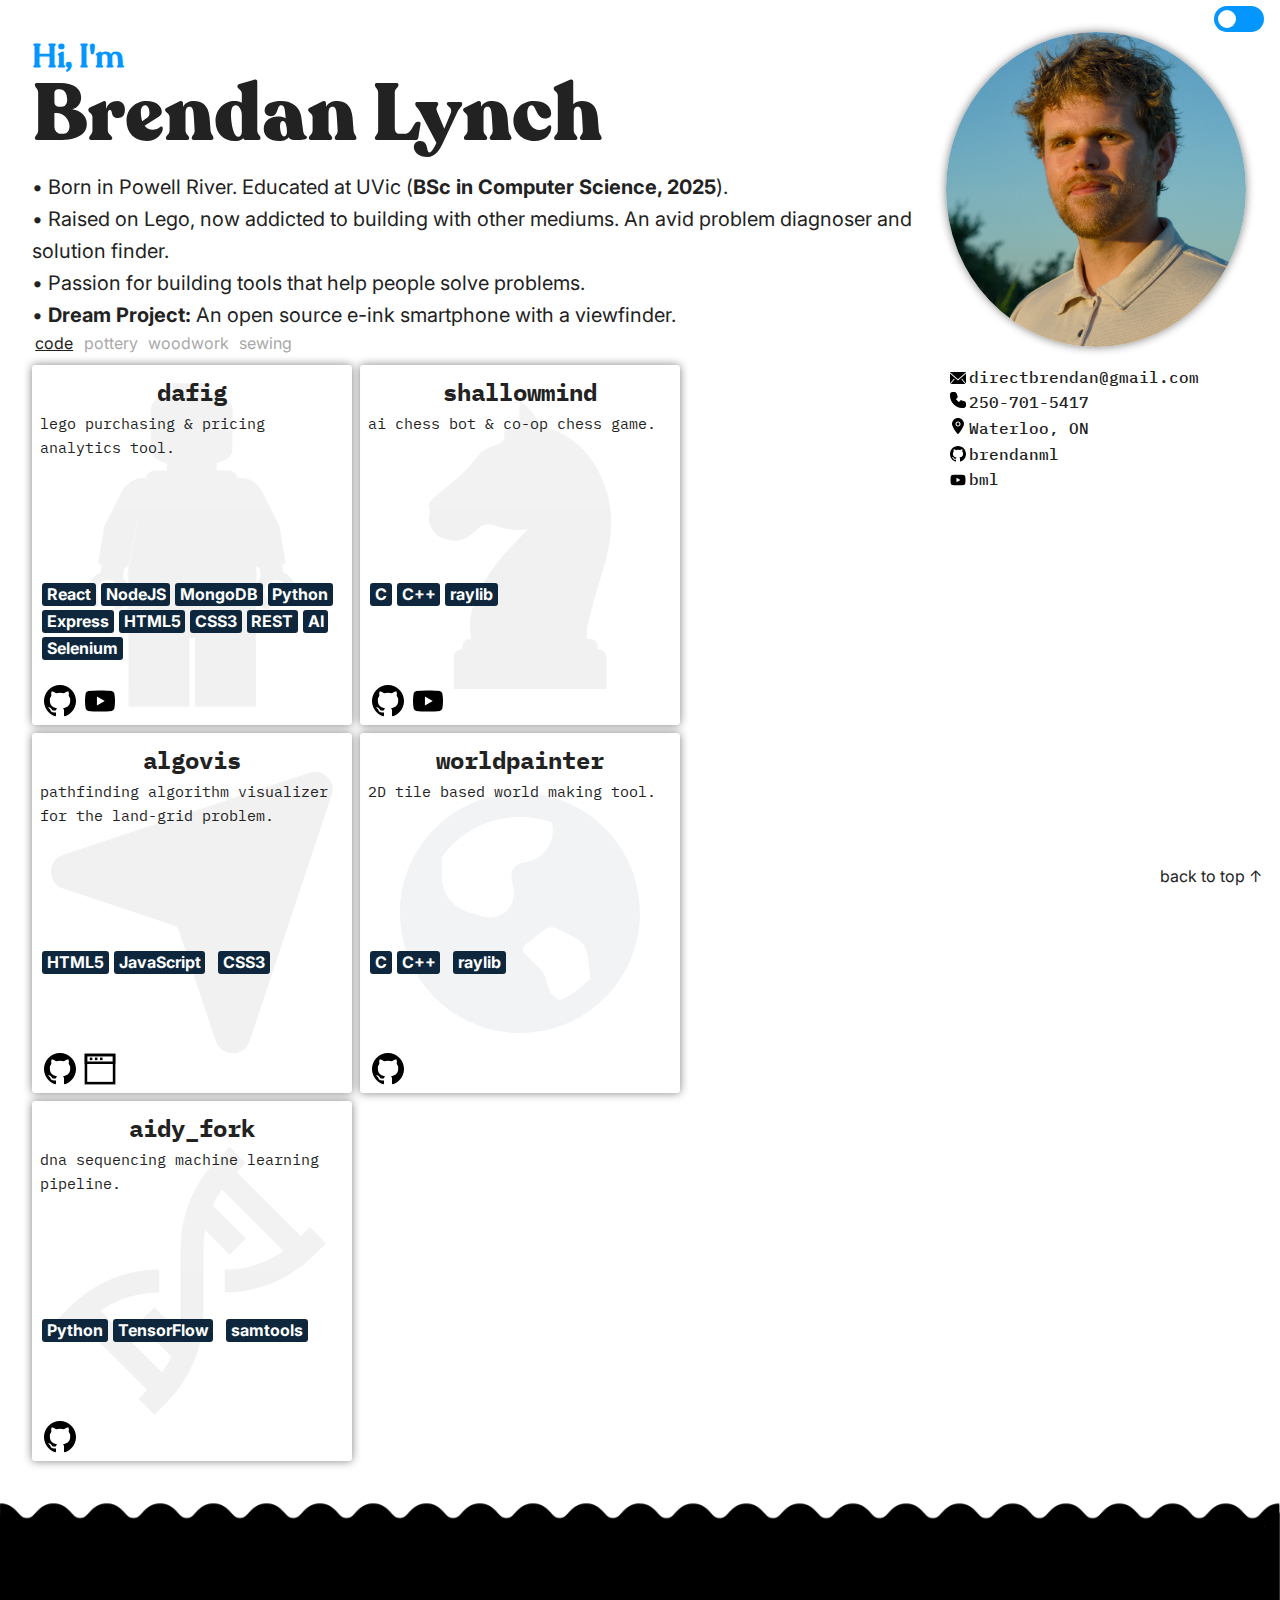
<file: index.html>
<!DOCTYPE html>
<html lang="en">
<head>
    <meta charset="UTF-8">
    <meta name="viewport" content="width=device-width, initial-scale=1.0">
    <title>brendanml</title>
    <link rel="stylesheet" href="./styles.css">
    <script src="script.js" defer></script>
    <link rel="icon" href="/assets/duck-favi.png" type="image/x-icon">
    <link rel="shortcut icon" href="/assets/duck-favi.png" type="image/x-icon">
</head>
<body>
    <nav>
        <div id="rhs">
            <label id="darkmode-switch" class="switch">
                <input type="checkbox" id="darkModeToggle">
                <span class="slider"></span>
            </label>
        </div>
    </nav>
    
    <main>
        <div class="content">
            <div id="lhs">
                <div>
                    <h4 class="hi-im">Hi, I'm</h4>  
                    <h1 class="name">Brendan Lynch</h1>
                    <p>&bull; Born in Powell River. Educated at UVic (<b>BSc in Computer Science, 2025</b>).</p>
                    <p>&bull; Raised on Lego, now addicted to building with other mediums. An avid problem diagnoser and solution finder.</p>
                    <p>&bull; Passion for building tools that help people solve problems.</p>
                    <p>&bull; <b>Dream Project:</b> An open source e-ink smartphone with a viewfinder.</p>
                </div>
                <div id="filters">
                    <ul>
                        <li id="code" class="selected">code</li>
                        <li id="pottery">pottery</li>
                        <li id="woodwork">woodwork</li>
                        <li id="sewing">sewing</li>
                        <!-- <li id="photography">photography</li>
                        <li id="volunteering">volunteering</li>
                        <li id="travel">travel</li>
                        <li id="books">books</li> -->
                    </ul>
                </div>
            </div>
            <img class="headshot" src="assets/headshot-small.png" alt="">
            <ul class="contact">
                <li class="clickable"><a href="mailto:directbrendan@gmail.com?subject=Job%20Interview%20Request">
                    <img class="contact-icon" src="assets/email.svg" alt="">directbrendan@gmail.com
                </a></li>
                <li class="">
                    <img class="contact-icon" src="assets/phone.svg" alt="">250-701-5417
                </li>
                <li class="">
                    <img class="contact-icon" src="assets/location.svg" alt="">Waterloo, ON
                </li>
                <li class="clickable"><a href="https://github.com/brendanml">
                    <img class="contact-icon" src="assets/github.svg" alt="">brendanml
                </a></li>
                <li class="clickable"><a href="https://www.youtube.com/@uhhbml">
                    <img class="contact-icon" src="assets/youtube.svg" alt="">bml
                </a></li>
            </ul>
            <div id="code-container" class="card-container active">
                <div id="dafig" class="card">
                    <div class="card-content">
                        <div>
                            <h3>dafig</h3>
                            <p>lego purchasing & pricing analytics tool.</p>
                        </div>
                        <div class="foot">
                            <ul class="tool-container">
                                <li class="tool">React</li>
                                <li class="tool">NodeJS</li>
                                <li class="tool">MongoDB</li>
                                <li class="tool">Python</li>
                                <li class="tool">Express</li>
                                <li class="tool">HTML5</li>
                                <li class="tool">CSS3</li>
                                <li class="tool">REST</li>
                                <li class="tool">AI</li>
                                <li class="tool">Selenium</li>
                            </ul>
                            <ul class="external-links">
                                <li><a href="https://github.com/brendanml/dafig"><img class="link-icon" src="assets/github.svg" alt=""></a></li>
                                <li><a href="https://youtu.be/ACdeKkc9W3Q"><img class="link-icon" src="assets/youtube.svg" alt=""></a></li>
                            </ul>
                        </div>
                    </div>
                    <img class="bg-img" src="assets/minfig.png" alt="">
                </div>
                <div id="shallowmind" class="card">
                    <div class="card-content">
                        <div>
                            <h3>shallowmind</h3>
                            <p>ai chess bot & co-op chess game.</p>
                        </div>
                        <div class="foot">
                            <ul class="tool-container">
                                <li class="tool">C</li>
                                <li class="tool">C++</li>
                                <li class="tool">raylib</li>
                            </ul>
                            <ul class="external-links">
                                <li><a href="https://github.com/brendanml/shallowmind"><img class="link-icon" src="assets/github.svg" alt=""></a></li>
                                <li><a href="https://www.youtube.com/watch?v=kNM1cPyCSfA"><img class="link-icon" src="assets/youtube.svg" alt=""></a></li>
                            </ul>
                        </div>
                    </div>
                    <img class="bg-img" src="assets/chess.svg" alt="">
                </div>
                <div id="algovis" class="card">
                    <div class="card-content">
                        <div>
                            <h3>algovis</h3>
                            <p>pathfinding algorithm visualizer for the land-grid problem.</p>
                        </div>
                        <div class="foot">
                            <ul class="tool-container">
                                <li class="tool">HTML5</li>
                                <li class="tool">JavaScript<li>
                                <li class="tool">CSS3</li>
                            </ul>
                            <ul class="external-links">
                                <li><a href="https://github.com/brendanml/algovis"><img class="link-icon" src="assets/github.svg" alt=""></a></li>
                                <li><a href="https://brendanml.github.io/algovis/"><img class="link-icon" src="assets/website.svg" alt=""></a></li>
                                <!-- <li><img class="link-icon" src="assets/youtube.svg" alt=""></li> -->
                            </ul>
                        </div>
                    </div>
                    <img class="bg-img" src="assets/algovis.svg" alt="">
                </div>
                <div id="worldpainter" class="card">
                    <div class="card-content">
                        <div>
                            <h3>worldpainter</h3>
                            <p>2D tile based world making tool.</p>
                        </div>
                        <div class="foot">
                            <ul class="tool-container">
                                <li class="tool">C</li>
                                <li class="tool">C++<li>
                                <li class="tool">raylib</li>
                            </ul>
                            <ul class="external-links">
                                <li><a href="https://github.com/brendanml/worldpainter"><img class="link-icon" src="assets/github.svg" alt=""></a></li>
                                <!-- <li><img class="link-icon" src="assets/youtube.svg" alt=""></li> -->
                            </ul>
                        </div>
                    </div>
                    <img class="bg-img" src="assets/world.svg" alt="">
                </div>
                <div id="aidy" class="card">
                    <div class="card-content">
                        <div>
                            <h3>aidy_fork</h3>
                            <p>dna sequencing machine learning pipeline.</p>
                        </div>
                        <div class="foot">
                            <ul class="tool-container">
                                <li class="tool">Python</li>
                                <li class="tool">TensorFlow<li>
                                <li class="tool">samtools<li>
                            </ul>
                            <ul class="external-links">
                                <li><a href="https://github.com/brendanml/aidy_fork"><img class="link-icon" src="assets/github.svg" alt=""></a></li>
                                <!-- <li><img class="link-icon" src="assets/youtube.svg" alt=""></li> -->
                            </ul>
                        </div>
                    </div>
                    <img class="bg-img" src="assets/dna.svg" alt="">
                </div>
            
            </div>
                
            <div id="woodwork-container" class="card-container">
                <div class="card">
                    <div class="card-content">
                        <h3>kitchen cart</h3>
                        <p>A cart I made in summer 2023 with one broken arm.</p>
                    </div>
                    <img class="gram" src="assets/kitchen_cart.jpeg" alt="">
                </div>
            </div>
            <div id="sewing-container" class="card-container">
                <div class="card">
                    <div class="card-content">
                        <h3>tool roll</h3>
                        <p>a gift I made for my girlfriend.</p>
                    </div>
                    <img class="gram" src="assets/tool_roll.png" alt="">
                </div>
                <div class="card">
                    <div class="card-content">
                        <h3>tote bag</h3>
                        <p>my first project.</p>
                    </div>
                    <img class="gram" src="assets/tote.png" alt="">
                </div>
            </div>
            <div id="pottery-container" class="card-container">
                <div class="card">
                    <div class="card-content">
                        <h3>bowl</h3>
                        <p>Thrown on the wheel.</p>
                    </div>
                    <img class="gram" src="assets/bowl.png" alt="">
                </div>
                <div class="card">
                    <div class="card-content">
                        <h3>pitcher</h3>
                        <p>slab rolled, scored and slipped.</p>
                    </div>
                    <img class="gram" src="assets/pitcher.png" alt="">
                </div>
                <div class="card">
                    <div class="card-content">
                        <h3>duck</h3>
                        <p>double pinch pot.</p>
                    </div>
                    <img class="gram" src="assets/duck.png" alt="">
                </div>
                <div class="card">
                    <div class="card-content">
                        <h3>mug</h3>
                        <p>an attempt at "stoneware".</p>
                    </div>
                    <img class="gram" src="assets/mug.png" alt="">
                </div>
                <div class="card">
                    <div class="card-content">
                        <h3>mushroom pot</h3>
                        <p>my first completed project.</p>
                    </div>
                    <img class="gram" src="assets/mushroom.png" alt="">
                </div>
                <div class="card">
                    <div class="card-content">
                        <h3>dish tool holder</h3>
                        <p>stylish with utility.</p>
                    </div>
                    <img class="gram" src="assets/dishtool.png" alt="">
                </div>
            </div>
            <div id="photography-container" class="card-container">
                <div class="card">
                    <h3>dafig</h3>
                    <p>Lego purchasing & pricing analytics tool.</p>
                </div>
            </div>
            <div id="volunteering-container" class="card-container">
                <div class="card">
                    <h3>dafig</h3>
                    <p>Lego purchasing & pricing analytics tool.</p>
                </div>
            <div id="travel-container" class="card-container">
                <div class="card">
                    <h3>dafig</h3>
                    <p>Lego purchasing & pricing analytics tool.</p>
                </div>
            </div>
            <div id="books-container" class="card-container">
                <div class="card">
                    <h3>dafig</h3>
                    <p>Lego purchasing & pricing analytics tool.</p>
                </div>
            </div>
        </div>
        
        <div id="back-to-top">
            back to top &#8593
        </div>
    </main>
    <img class="waves" src="assets/waves.svg" alt="">
    <ul class="contact-bottom">
        <li class="clickable"><a href="mailto:directbrendan@gmail.com?subject=Job%20Interview%20Request">
            <img class="contact-icon" src="assets/email.svg" alt="">directbrendan@gmail.com
        </a></li>
        <li class="">
            <img class="contact-icon" src="assets/phone.svg" alt="">250-701-5417
        </li>
        <li class="">
            <img class="contact-icon" src="assets/location.svg" alt="">Waterloo, ON
        </li>
        <li class="clickable"><a href="https://github.com/brendanml">
            <img class="contact-icon" src="assets/github.svg" alt="">brendanml
        </a></li>
        <li class="clickable"><a href="https://www.youtube.com/@uhhbml">
            <img class="contact-icon" src="assets/youtube.svg" alt="">bml
        </a></li>
    </ul>
    <!-- <div class="stomach">
        <h1>Brendan Lynch</h1>
        <div class="section intro">
            <h2>Me in 10 seconds</h2>
            <ul>
                <li>I've worked as a letter carrier and a furniture maker.</li>
                <li>I'm driven by building. Woodwork, sewing, pottery, and programming.</li>
                <li>Born in Powell River and raised in the Cowichan Valley. I now live in beautiful Victoria, BC</li>
            </ul>
        </div>
        <div class="section">
            <h2>Want to know more??</h2>
        </div>
        <div class="section">
            <h2>what I'm doing now</h2>
        </div>
    </div>
    <div class="foot"></div> -->
</body>
</html>
</file>
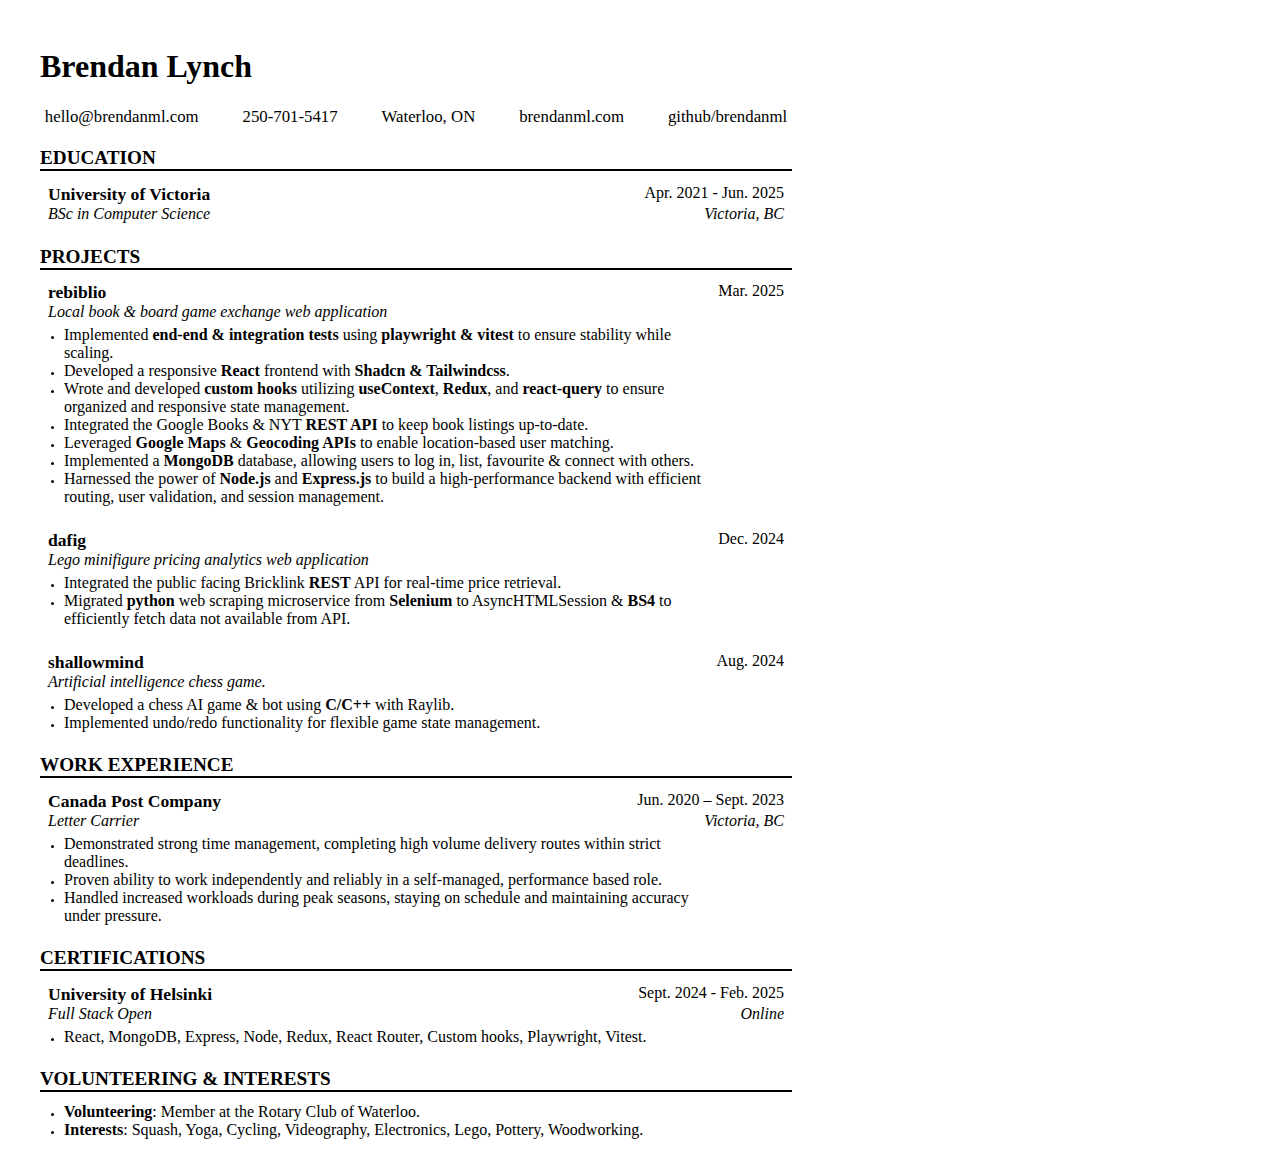
<file: resume.html>
<!DOCTYPE html>
<html lang="en">
<head>
    <meta charset="UTF-8">
    <meta name="viewport" content="width=device-width, initial-scale=1.0">
    <title>Resume</title>
    <link rel="stylesheet" href="./style.css">
</head>
<body>
    <h1 class="name">Brendan Lynch</h1>
    <ul class="contact">
        <li class="">
            hello@brendanml.com
        </li>
        <li>250-701-5417</li>
        <li>Waterloo, ON</li>
        <li class="">brendanml.com</li>
        <li class="">github/brendanml</li>
    </ul>
    
    <div class="section">
        <h2 class="section-title">EDUCATION</h2>
        <div class="subsection">
            <div class="label">
                <div class="title">University of Victoria</div>
                <div class="subtitle">BSc in Computer Science</div>
                <div class="date">Apr. 2021 - Jun. 2025</div>
                <div class="location">Victoria, BC</div>
            </div>
        </div>
    </div>
    <div class="section">
        <h2 class="section-title">PROJECTS</h2>
        <div class="subsection ">
            <div class="label">
                <div class="title">rebiblio</div>
                <div class="subtitle">Local book & board game exchange web application</div>
                <div class="date">Mar. 2025</div>
            </div>
            <ul class="project-list">
                <li>Implemented <b>end-end & integration tests</b> using <b>playwright & vitest</b> to ensure stability while scaling.</li>
                <li>Developed a responsive <b>React</b> frontend with <b>Shadcn & Tailwindcss</b>.</li> 
                <li>Wrote and developed <b>custom hooks</b> utilizing <b>useContext</b>, <b>Redux</b>, and <b>react-query</b> to ensure organized and responsive state management.</li>
                <li>Integrated the Google Books & NYT <b>REST API</b> to keep book listings up-to-date.</li>
                <li>Leveraged <b>Google Maps</b> & <b>Geocoding APIs</b> to enable location-based user matching.</li>
                <li>Implemented a <b>MongoDB</b> database, allowing users to log in, list, favourite & connect with others.</li>
                <li>Harnessed the power of <b>Node.js</b> and <b>Express.js</b> to build a high-performance backend with efficient routing, user validation, and session management.</li>
            </ul>
        </div>
        
        <div class="subsection ">
                <div class="label">
                    <div class="title">dafig</div>
                    <div class="subtitle">Lego minifigure pricing analytics web application</div>
                    <div class="date">Dec. 2024</div>
                </div>
                <ul class="project-list">
                    <li>Integrated the public facing Bricklink <b>REST</b> API for real-time price retrieval.</li>
                    <li>Migrated <b>python</b> web scraping microservice from <b>Selenium</b> to AsyncHTMLSession & <b>BS4</b> to efficiently fetch data not available from API.</li>
                </ul>
        </div>
        
        <div class="subsection ">

                <div class="label">
                    <div class="title">shallowmind</div>
                    <div class="subtitle">Artificial intelligence chess game.</div>
                    <div class="date">Aug. 2024</div>
                </div>
                <ul class="project-list"> 
                    <li>Developed a chess AI game & bot using <b>C/C++</b> with Raylib.</li>
                    <li>Implemented undo/redo functionality for flexible game state management.</li>
                </ul>
        </div>

        </div>
        <div class="section">
            <h2 class="section-title">WORK EXPERIENCE</h2>
        <div class="subsection">
            <div class="label">
                <div class="title">Canada Post Company</div>
                <div class="subtitle">Letter Carrier</div>
                <div class="date">Jun. 2020 – Sept. 2023</div>
                <div class="location">Victoria, BC</div>
            </div>
            <ul class="project-list">
                <li>Demonstrated strong time management, completing high volume delivery routes within strict deadlines.</li>
                <li>Proven ability to work independently and reliably in a self-managed, performance based role.</li>
                <li>Handled increased workloads during peak seasons, staying on schedule and maintaining accuracy under pressure.</li>
            </ul>
        </div>
        </div>
        <div class="section">
            <h2 class="section-title">CERTIFICATIONS</h2>
                <div class="subsection">
            <div class="label">
                <div class="title">University of Helsinki</div>
                <div class="subtitle">Full Stack Open</div>
                <div class="date">Sept. 2024 - Feb. 2025</div>
                <div class="location">Online</div>
            </div>
            <ul>
                <li>React, MongoDB, Express, Node, Redux, React Router, Custom hooks, Playwright, Vitest.</li>
            </ul>
        </div>
        </div>
        
        <div class="section">
            <h2 class="section-title">VOLUNTEERING & INTERESTS</h2>
            <div class="subsection certs">
                <ul class="project-list">
                    <li><b>Volunteering</b>: Member at the Rotary Club of Waterloo.</li>
                    <li><b>Interests</b>: Squash, Yoga, Cycling, Videography, Electronics, Lego, Pottery, Woodworking.</li>
                </ul>
            </div>
        </div>
</body>
</html>
</file>
<file: styles.css>
@import url('https://fonts.googleapis.com/css2?family=Inter:ital,opsz,wght@0,14..32,100..900;1,14..32,100..900&display=swap');
@import url('https://fonts.googleapis.com/css2?family=IBM+Plex+Mono:ital,wght@0,100;0,200;0,300;0,400;0,500;0,600;0,700;1,100;1,200;1,300;1,400;1,500;1,600;1,700&family=Inter:ital,opsz,wght@0,14..32,100..900;1,14..32,100..900&display=swap');
@font-face {
  font-family: 'Recoleta-Light';
  src: url('fonts/Recoleta\ Light.otf') format('opentype'); 
  font-weight: normal;
  font-style: normal;
}
@font-face {
  font-family: 'Recoleta-Black';
  src: url('fonts/Recoleta\ Black.otf') format('opentype'); 
  font-weight: normal;
  font-style: normal;
}
@font-face {
  font-family: 'Recoleta-Medium';
  src: url('fonts/Recoleta\ Medium.otf') format('opentype'); 
  font-weight: normal;
  font-style: normal;
}

   :root {
    /* Colors */
    --bg-color: #ffffff;
    --text-color: #222222;
    --text-color-bottom: #ffffff;
    --accent-color: #0496FF;
    --accent-color-two: #0E273C;
    --bottom-color: black;
    --shadow-color: grey;
    
    /* Typography */
    --font-primary: 'Inter', sans-serif;
    --font-secondary: "IBM Plex Mono", serif;
    --font-heading-light: 'Recoleta-Light', serif;
    --font-heading-medium: 'Recoleta-Medium', serif;
    --font-heading-bold: 'Recoleta-Black', serif;
    --font-size-base: 16px;
    --line-height-base: 1.6;
    --bg-filter: brightness(1);
    --bg-filter-dark: brightness(1);
    --bottom-filter: invert(88.1%) hue-rotate(90deg);
    
    /* Misc */
    --border-radius: 3px; /* Global radius for buttons, cards, etc. */
    --nav-height: 2rem;
    --content-margin: 2rem;
    --grid-gap: .5rem;
  }
  /* Dark mode */
  .dark-mode {
    --bg-color: #1e1b1b;
    --text-color: #ffffff;
    --bottom-color: #333333;
    --text-color-bottom: #ffffff;
    --accent-color: #A167A5;
    --accent-color-two: #254a69;
    --shadow-color: rgb(72, 70, 70);
    --bg-filter: invert(88.1%) hue-rotate(90deg);
    --bg-filter-dark: invert(20%);
    --bottom-filter: invert(88.1%) hue-rotate(90deg);
  }

  @media only screen and (max-width: 700px) {


    .headshot {
      width: 80px;
      top: 80px;
      right: 10px;
      position: absolute;
      justify-self: flex-end;
      align-self: flex-start;
      z-index: -1;
    }
  
    .name {
      font-size: 4rem !important;
      line-height: 3.2rem !important;
    }
    /* .contact li > *:not(img) {
        display: none;
    } */

    .contact {
      display: none;
    }

    #darkmode-switch {
      display: absolute;
      top: 35px;
      right: 10px;
    }

    nav {
      height: .1rem;
    }
  
    .contact-bottom {
      display: flex !important;
      flex-direction: column;
      flex-wrap: wrap;
      background-color: var(--bottom-color) !important;
      padding-bottom: 1rem;
      padding-left: .5rem;
    }

    .contact-bottom img {
      filter: var(--bottom-filter) !important;
    }
    
    .contact-bottom li {
      color: var(--text-color-bottom) !important;
      pad: .2rem;
      font-family: var(--font-secondary) !important;
    }
  
    .waves {
      width: 120%;
      z-index: -1;
      margin: 0;
    }
  
  }
  
  
  /* ---------------------------
     2) Reset / Base Styles
     --------------------------- */
  * {
    margin: 0;
    padding: 0;
    box-sizing: border-box;
  }

  .contact-bottom {
    display: none;
  }
  
  html {
    font-size: 100%; /* 16px by default in most browsers */
  }
  
  body {
    background-color: var(--color-bg);
    color: var(--color-text);
    font-family: var(--font--primary);
    font-size: var(--font-size-base);
    line-height: var(--line-height-base);
    margin: 0;
    padding: 0;
  }
  
  /* ---------------------------
     3) Typography
     --------------------------- */
  h1, h2, h3, h4, h5, h6 {
    font-weight: 700; /* Bold headings */
    margin-bottom: 0.5em;
  }
  
  p {
    font-size: clamp(16px, 2vw, 20px);
  }

  b, strong {
    font-weight: bold;
    font-size: inherit; /* Prevents size changes */
  }


  


  ul, li {
    margin: 0;
    padding: 0;
  }
  
  
  a {
    color: var(--color-accent);
    text-decoration: none;
    transition: color 0.2s;
  }
  
  /* ---------------------------
     4) Utility Classes
     --------------------------- */
  
  /* Center a container with fixed width */
  .container {
    max-width: 800px; /* Adjust to preference */
    margin: 0 auto;
    padding: 1rem;
  }
  
  /* Simple button style */
  .btn {
    display: inline-block;
    padding: 0.5rem 1rem;
    background-color: var(--color-accent);
    color: #fff;
    border: none;
    border-radius: var(--border-radius);
    cursor: pointer;
    font: inherit;
    text-decoration: none;
    transition: background-color 0.2s;
  }
  
  .btn:hover {
    background-color: darken(var(--color-accent), 10%);
  }
  
  /* Basic footer at the bottom */
  footer {
    text-align: center;
    padding: 1rem 0;
    border-top: 1px solid #ddd;
    margin-top: 2rem;
    font-size: 0.9rem;
    color: #777;
  }

  /* MY STYLICS */
  
  body {
    font-family: var(--font-primary);
    display: grid;
    background-color: var(--bg-color);
    color: var(--text-color);
    transition: background 0.3s ease, color 0.3s ease;
 }



/* DARK MODE SWITCH */
.switch {
  position: relative;
  display: inline-block;
  width: 50px;
  height: 26px;
}

/* Hide default checkbox */
.switch input {
  opacity: 0;
  width: 0;
  height: 0;
}

/* Slider (switch appearance) */
.slider {
  position: absolute;
  cursor: pointer;
  top: 0;
  left: 0;
  right: 0;
  bottom: 0;
  background-color: var(--accent-color);
  border-radius: 14px;
  transition: 0.3s;
}

/* Circle inside the slider */
.slider::before {
  content: "";
  position: absolute;
  width: 18px;
  height: 18px;
  left: 4px;
  bottom: 4px;
  background-color: white;
  border-radius: 50%;
  transition: 0.3s;
}

/* Move toggle when checked */
input:checked + .slider {
  background-color: var(--accent-color);
}

input:checked + .slider::before {
  transform: translateX(24px);
}


/* NAV STUFF */

nav {
  display: grid;
  grid-template-columns: 1fr 1fr;
  align-items: end;
  height: var(--nav-height);
}

#rhs {
  grid-column: 2;
  display: flex;
  flex-direction: row;
  justify-content: flex-end;
  align-items: center;
}

nav h2 {
  line-height: .5;
  width: max-content;
  /* font-family: var(--font-heading-light); */
  font-weight: normal;
  margin: 0;
  padding: 0;
  font-size: 1rem;
  line-height: .3;
}

nav div {
  align-items: end;
  padding: 0rem 1rem;
}

#toggle-content:hover {
  cursor: pointer;
  text-decoration: underline;
}

.contact {
  grid-row: 2;
  grid-column: 2;
  font-weight: 500;
  font-family: var(--font-secondary);
}

.contact li{
  color: var(--text-color);
}

.contact a {
  display: flex;
  flex-direction: row;
  align-items: center;
}

.contact-icon {
  width: 16px;
  margin-right: 3px;
  filter: var(--bg-filter);
}

.contact .clickable:hover {
  cursor: pointer;
  text-decoration: underline;
}

/* intro */

.headshot {
  max-width: 300px;
  border-radius: 50%;
  grid-column: 2;
  align-self: flex-start;
  justify-self: flex-start;
  /* border: 1px solid black; */
  /* box-shadow: 1 1 1; */
  box-shadow: 0 0 10px var(--shadow-color);
}

#lhs {
  display: flex;
  flex-direction: column;
  justify-content: space-between;
  height: 100%;
}


.hi-im {
  font-family: var(--font-heading-medium);
  color: var(--accent-color);
  font-size: 2rem;
  padding: 0;
  margin: 0;
  /* line-height: 6rem; */

}

.name {
  font-family: var(--font-heading-bold);
  font-size: 5rem;
  line-height: 4rem;
  margin-bottom: 1.5rem;
}

h1 {
  font-weight: 100;
  font-family: var(--font-heading-bold);
  font-size: 5rem;
  padding: 0;
  margin: 0;
  text-align: left;
}


/* MAIN CONTENT */


.content {
  display: grid;
  grid-template-columns: 3fr 1fr;
  align-items: start;
  margin: 0 var(--content-margin);
  gap: var(--grid-gap);
}

.card-container {
  display: none;
}

.card-container.active {
  display: flex;
  grid-row: 2;
  grid-column: 1;
  flex-direction: row;
  flex-wrap: wrap;
  gap: var(--grid-gap);
  width: 100%; /* Ensure it stays inside its grid cell */
}


.card title {
  display: inline-block;
}
.card {
  width: 320px;
  height: 360px;
  position: relative; /* Ensures the image is positioned within */
  /* border: 1px solid black; */
  border-radius: var(--border-radius);
  box-shadow: 0 0 10px var(--shadow-color);
  box-sizing: border-box;
  overflow: hidden;
}

.card .bg-img {
  position: absolute;
  top: 50%;
  left: 50%;
  transform: translate(-50%, -50%);
  width: auto;
  height: auto;
  max-width: 90%;
  max-height: 90%;
  opacity: 5%;
  object-fit: contain;
  filter: var(--bg-filter);
  z-index: -1;
}

.card .gram {
  opacity: 100%;
  max-width: 100%;
  max-height: 100%;
  position: absolute;
  top: 50%;
  left: 50%;
  transform: translate(-50%, -50%);
  width: 100%;
  height: 100%;
  object-fit: cover;
}

.card .card-content {
  display: flex;
  flex-direction: column;
  height: 100%;
  justify-content: space-between;
  padding: .5rem;;
}

.foot {
  position: absolute;
  top: 60%;
  display: flex;
  height: 40%;
  flex-direction: column;
  justify-content: space-between;
}

.gram:hover {
  opacity: 10%;
}



.card h3 {
  font-family: var(--font-secondary);
  font-size: 1.5rem;
  margin: 0;
  padding: 0;
  text-align: center;
}

.card p {
  font-size: .95rem;
  font-family: var(--font-secondary);
}

/* #dafig img:hover {
  cursor: pointer;
  content: url('assets/dafig.png');
  opacity: 100%;
  height: 100%;
  width: 100%;
} */

.tool-container {
  width: 100%;
  display: flex;
  flex-wrap: wrap;
  margin-bottom: .5rem;
}

.tool {
  display: inline;
  padding: .18rem 0.3rem .12rem 0.3rem;
  line-height: 1.1rem;
  margin: 0.15rem;
  font-weight: bold;
  border-radius: 3px;
  background-color: var(--accent-color-two);
  color: white;
}


#filters {
  text-align: left; /* Moves text left */
  padding: 0;
  margin: 0;
  width: 100%;
}


#filters ul,li {
  list-style-type: none;
  padding: 0; /* Remove default browser padding */
  margin: 0; /* Extra safety */
  width: max-content;
  padding: 0px 4px;
  list-style-position: inside; /* Ensures the bullet points are inside the box */
  color: darkgrey;
}

#filters li{
  display: inline-block;
  width: auto;
  padding: 0 .2rem;
  margin: 0;
}

#filters ul {
  padding: 0;
  margin: 0;
}

#filters li:hover {
  cursor: pointer;
  color: var(--text-color);
}

.selected {
  text-decoration: underline;
  color: var(--text-color);
  margin: 0;
  padding: 0;
  /* border: 1px solid black;
  border-radius: 5px; */
}

#back-to-top {
  position: fixed;
  bottom: 10px;
  right: 10px;
  cursor: pointer;
  padding: 0 .5rem;
  background-color: var(--bg-color);
  color: var(--text-color);
}

#back-to-top:hover {
  text-decoration: underline;
}


/* LINKS */

.external-links  {
  display: flex;
  flex-direction: row;
}

.link-icon {
  width: 32px;
  cursor: pointer;
  filter: var(--bg-filter);
  /* change z axis */
}

.waves {
  margin-top: 2rem;
  width: 100%;
  filter: var(--bg-filter-dark);
  z-index: -1;
}
</file>
<file: style.css>
:root {
    --primary-color: #3498db;
    --secondary-color: #2ecc71;
    --font-size: 16px;
    --spacing: 10px;
    --left-margin: 2rem;
}

body {
    font-family:'Times New Roman', Times, serif;
    width: 8.5in;
    height: 11in;
    background-color: white;
    /* border: 1px solid black;
    box-shadow: 0px 0px 10px #888888; */
}

a {
    all: unset;
}

li::marker {
    font-size: 0.7rem;
}

/* personal info */

.contact {
    display: flex;
    flex-direction: row;
    justify-content: space-between;
    padding: 0;
    list-style: none;
    font-size: 1.05rem;
    margin-bottom: 1rem;
    margin-left: var(--left-margin);
    margin-right: var(--left-margin);
}

.contact li {
    margin: 0;
    padding: .3rem;
}

.clickable:hover {
    cursor: pointer;
    box-shadow: 0px 0px 10px #888888;
    border-radius: 5px;
}

.name {
    font-size: 2rem;
    font-weight: bold;
    margin: var(--left-margin);
    margin-top: 3rem;
    margin-bottom: 1rem;
}

/* section */

.section-title {
    font-size: 1.2rem;
    font-weight: bold;
    margin-bottom: .2rem;
    border-bottom: 2px solid black;
    margin-top: 0;
}

.section {
    margin: var(--left-margin);
    display: flex;
    flex-direction: column;
    margin-top: .5rem;
    margin-bottom: 0.2rem;
}


/* subsection */
.label {
    display: grid;
    grid-template-columns: 1fr 1fr;
    margin-top: 0;
}

.label .title {
    grid-column: 1;
    font-size: 1.1rem;
    font-weight: bold;
}

.label .subtitle {
    grid-column: 1;
    font-style: italic;
}

.label .date {
    grid-column: 2;
    grid-row: 1;
    text-align: right;
}

.label .location {
    grid-column: 2;
    grid-row: 2;
    text-align: right;
    font-style: italic;
}

.subsection {
    margin-bottom: .4rem;
    margin-top: .4rem;
    padding: .5rem;
    padding-top: .2rem;
    border-radius: 2px;
}

.certs {
    margin-top: 0;
}

.subsection ul{
    margin-left: 0;
    margin-top: 0.3rem;
    padding-left: 1rem;
    margin-bottom: 0;
}

.project-list {
    margin-right: 4rem;
}
</file>
